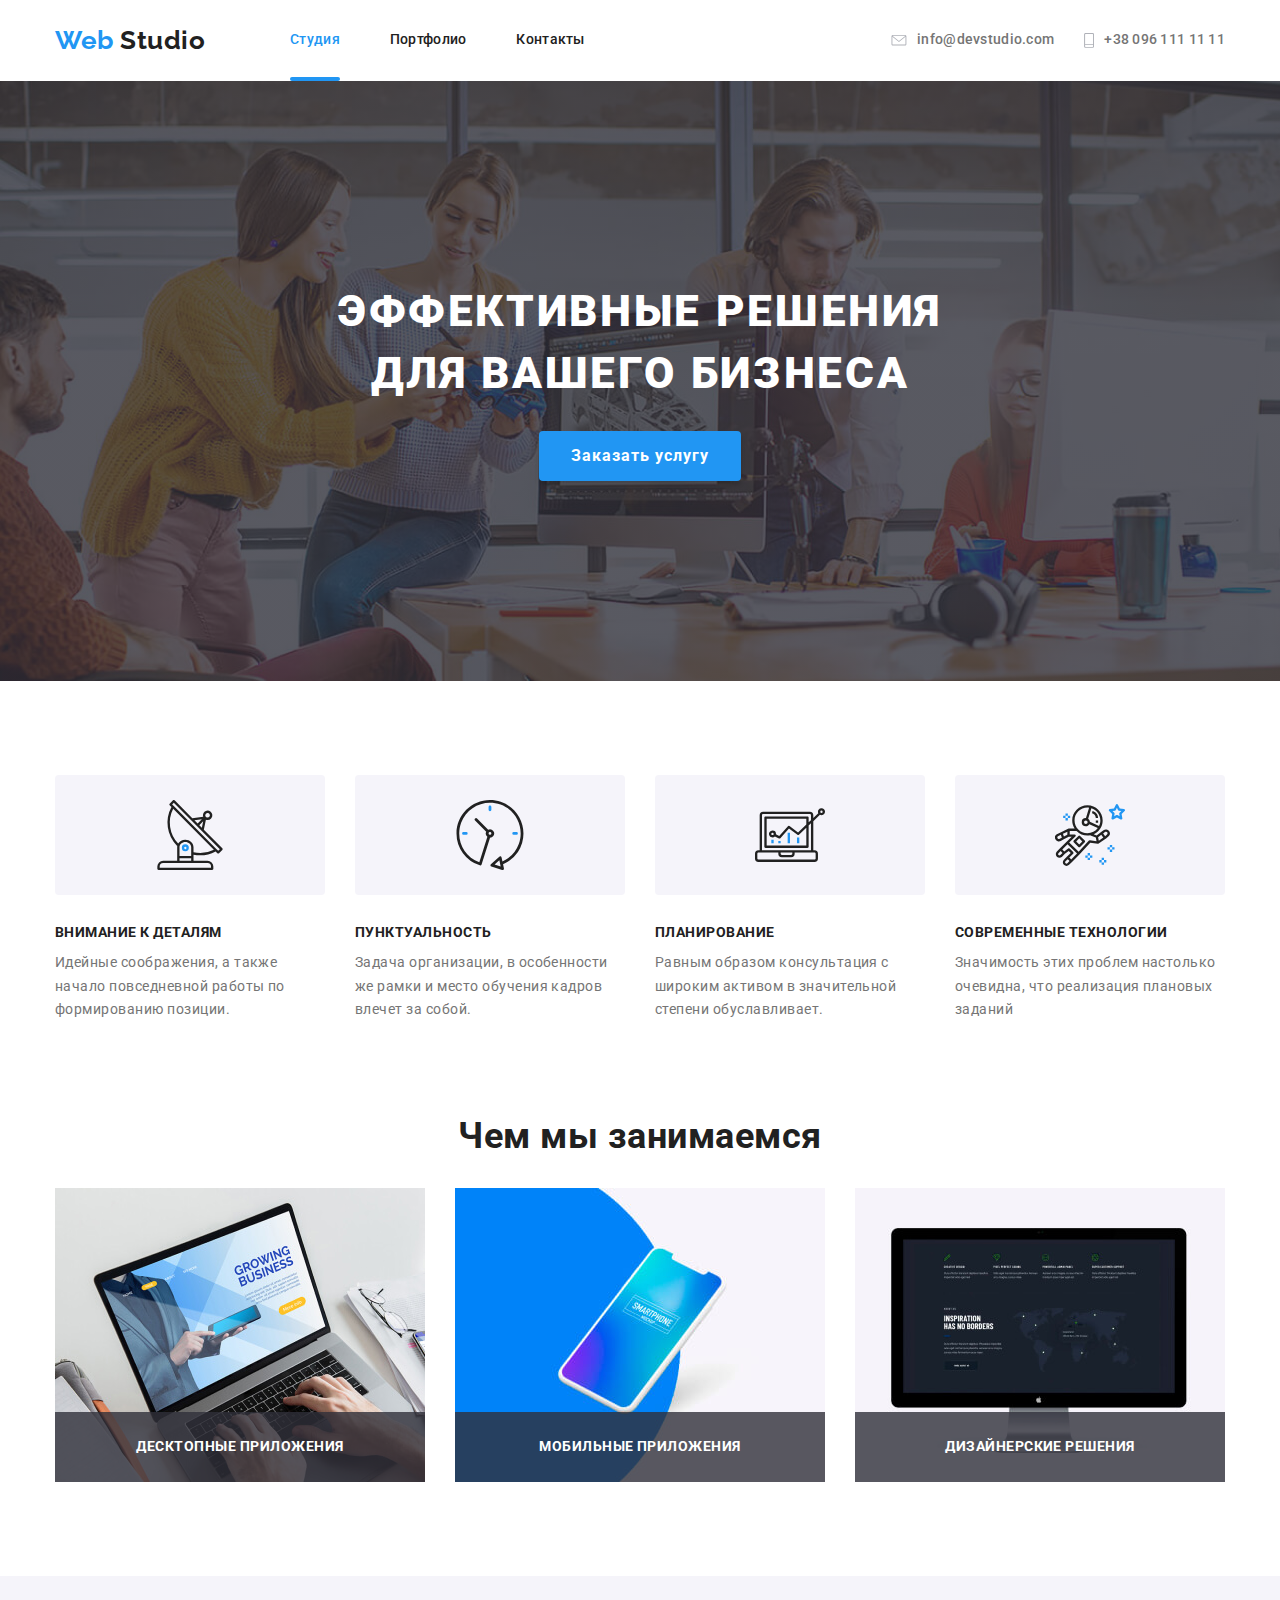
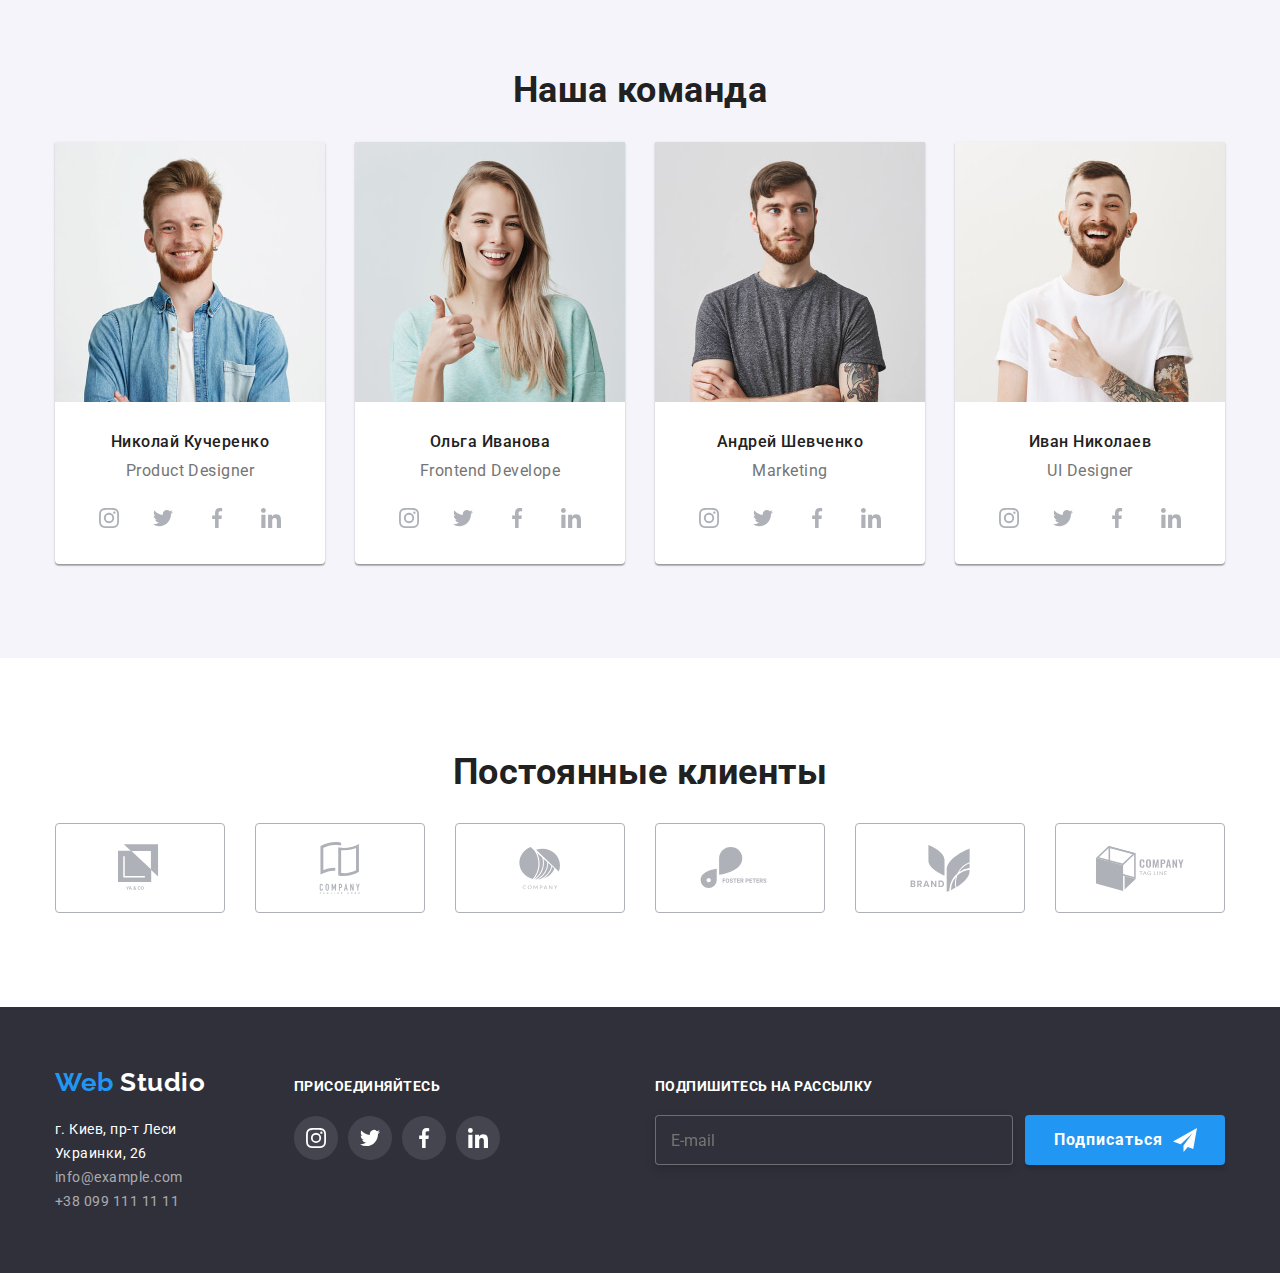
<file: index.html>
<!DOCTYPE html>
<html lang="ru">
  <head>
    <meta charset="UTF-8" />
    <meta name="viewport" content="width=device-width, initial-scale=1.0" />
    <title>Web Studio</title>
    <link
      href="https://fonts.googleapis.com/css2?family=Raleway:wght@700&family=Roboto:wght@400;500;700;900&display=swap"
      rel="stylesheet"
    />
    <link rel="stylesheet" href="./css/main.min.css" />
  </head>
  <body>
    <!--Hat of website-->
    <header>
      <div class="top-navigation container">
        <nav class="top-nav">
          <a class="logo" href="./index.html" aria-label="Лого" lang="en">
            <span class="bluesidelogo"> Web </span> Studio
          </a>
          <ul class="site-nav">
            <li class="item">
              <a href="./index.html" class="link current"> Студия </a>
            </li>
            <li class="item">
              <a href="./portfolio.html" class="link">Портфолио</a>
            </li>
            <li class="item"><a href="" class="link">Контакты</a></li>
          </ul>
        </nav>
        <ul class="contacts-list">
          <li class="item">
            <a href="mailto:info@devstudio.com" class="contacts" > <svg class="contacts-icon" width="16" height="11.2">
                   <use href="./img/sprite/sprite.svg#icon-envelopehover1"></use>
                  </svg>
              info@devstudio.com
            </a>
          </li>
          <li class="item">
          
            <a href="tel:+380961111111" class="contacts">    <svg class="contacts-icon" width="10" height="14.94">
                   <use href="./img/sprite/sprite.svg#icon-phone1"></use>
                  </svg>  +38 096 111 11 11  </a>
          </li>
        </ul>
      </div>
    </header>
    <main>
      <!--Hero-->
      <section class="hero hero-img">
          <div class="container">
            <h1 class="hero-title">
              Эффективные решения для вашего бизнеса
            </h1>
            <button data-modal-open  type="button" class="hero-button" >Заказать услугу</button>
          </div>
          <div  data-modal class="hero-form is-hidden">
          <form class="hero-form-block">
             <button data-modal-close type="button" class="form-btn-close" > <svg width="11  " height="11" class="icon-cross">
                <use href="./img/sprite/formsprite.svg#icon-cross"></use>
              </svg></button>
              
             <b class="form-sent">  Оставьте свои данные, мы вам перезвоним</b>
              <div class="input-cont">
            <input type="name" name="name" id="name" class="input" placeholder=" "/>
            <label for="name" class="form-label"> Имя </label>
             <svg width="12 " height="12" class="form-icons">
              <use href="./img/sprite/formsprite.svg#icon-nameform"></use>
            </svg>
            </div>
            <div class="input-cont">
            <input type="tel" name="number" id="number" class="input" placeholder=" "/>
            <label for="number" class="form-label" > Телефон</label>
             <svg width="13 " height="13" class="form-icons">
              <use href="./img/sprite/formsprite.svg#icon-formphone"></use>
            </svg>
          </div>
            <div class="input-cont">
            <input type="email" name="email" id="email" class="input" placeholder=" "/>
            <label for="email" class="form-label"> Почта</label>
            <svg width="15" height="12" class="form-icons">
              <use href="./img/sprite/formsprite.svg#icon-formmail"></use>
            </svg>
            </div>
            <textarea placeholder="Комментарий " class="textarea-form"></textarea>
            <label for="checkbox" class="checkbox-label"> 
              <input type="checkbox" name="checkbox" id="checkbox" class="checkbox" value="agree" />
              <span class="checkbox-castom"></span>
              <span class="checkbox-sent">Соглашаюсь с рассылкой и принимаю  <a href="#"> Условия договора </a></span>
             </label>
            <button type="submit" class="form-btn" >Отправить</button>
          </form>
          </div>
          <!-- </div> -->
        </div>
      </section>
      <!--Features-->
      <section class="section feauturesec">
        <div class="container">
        <h2 hidden>Преймущества</h2>
        <ul class="features">
          <li class="features-list sputnik">
            <h3 class="title">Внимание к деталям</h3>
            <p class="features-text">
              Идейные соображения, а также начало повседневной работы по
              формированию позиции.
            </p>
          </li>
          <li class="features-list clocks">
            <h3 class="title">Пунктуальность</h3>
            <p class="features-text">
              Задача организации, в особенности же рамки и место обучения кадров
              влечет за собой.
            </p>
          </li>
          <li class="features-list laptop">
            <h3 class="title">Планирование</h3>
            <p class="features-text">
              Равным образом консультация с широким активом в значительной
              степени обуславливает.
            </p>
          </li>
          <li class="features-list human">
            <h3 class="title">Современные технологии</h3>
            <p class="features-text">
              Значимость этих проблем настолько очевидна, что реализация
              плановых заданий
            </p>
          </li>
        </ul>
      </section>
      <!--What we are doing-->
      <section class="section our-job">
         <div class="container">
        <h2 class="section-title">Чем мы занимаемся</h2>
          <ul class="examples">
            <li class="examples-list">
              <img
                src="./img/laptop.jpg"
                alt="Ноутбук"
                width="370"
                height="294"
              />
              <p class="picturetext">Десктопные приложения</p>
            </li>
            <li class="examples-list">
              <img
                src="./img/phone.jpg"
                alt="Телефон"
                width="370"
                height="294"
              />
              <p class="picturetext">Мобильные приложения</p>
            </li>
            <li class="examples-list">
              <img
                src="./img/computer.jpg"
                alt="Koмпьютер"
                width="370"
                height="294"
              />
              <p class="picturetext">Дизайнерские решения</p>
            </li>
          </ul>
        </div>
      </section>
      <!--Наша команда-->
      <section class="section our-team">
        <div class="container">
        <h2 class="section-title">Наша команда</h2>
        <ul class="our-people">
          <li class="team-list">
            <img
              src="./img/kucherenko.jpg"
              alt="Николай Кучеренко"
              width="270"
              height="260"
            />
            <h3 class="nametitle">Николай Кучеренко</h3>
            <p lang="en" class="profession">Product Designer</p>
            <ul class="social-media-team">
              <li class="team-sm-list" >
                  <a href="" aria-label="Instagram" class="social-link-item">
                 <svg class="team-social-icon">
                   <use href="./img/sprite/sprite.svg#icon-instagram"></use>
                  </svg>
                  </a>
              </li>
              <li class="team-sm-list" >
                  <a href="" aria-label="Twitter" class="social-link-item">
                    <svg class="team-social-icon">
                   <use href="./img/sprite/sprite.svg#icon-twitter"></use>
                  </svg>
                </a>
              </li>
              <li class="team-sm-list">
                  <a href="" aria-label="Facebook" class="social-link-item">   
                    <svg class="team-social-icon">
                   <use href="./img/sprite/sprite.svg#icon-facebook"></use>
                  </svg></a>
              </li>
              <li class="team-sm-list">
            
                  <a href="" aria-label="Linkedin" class="social-link-item">
                  <svg class="team-social-icon">
                   <use href="./img/sprite/sprite.svg#icon-linkedin"></use>
                  </svg>
                  </a>
              </li>
            </ul>
          </li>
          <li class="team-list">
            <img
              src="./img/ivanova.jpg"
              alt="Ольга Иванова"
              width="270"
              height="260"
            />
            <h3 class="nametitle">Ольга Иванова</h3>
            <p lang="en" class="profession">Frontend Develope</p>
            <ul class="social-media-team">
               <li class="team-sm-list">
                  <a href="" aria-label="Instagram" class="social-link-item">
                 <svg   class="team-social-icon">
                   <use href="./img/sprite/sprite.svg#icon-instagram"></use>
                  </svg>
                  </a>
              </li>
              <li class="team-sm-list">
                  <a href="" aria-label="Twitter" class="social-link-item">
                    <svg class="team-social-icon">
                   <use href="./img/sprite/sprite.svg#icon-twitter"></use>
                  </svg>
                </a>
              </li>
              <li class="team-sm-list">
                  <a href="" aria-label="Facebook" class="social-link-item">   
                    <svg class="team-social-icon">
                   <use href="./img/sprite/sprite.svg#icon-facebook"></use>
                  </svg></a>
              </li>
              <li class="team-sm-list">
            
                  <a href="" aria-label="Linkedin" class="social-link-item">
                  <svg class="team-social-icon">
                   <use href="./img/sprite/sprite.svg#icon-linkedin"></use>
                  </svg>
                  </a>
      
              </li>
            </ul>
          </li>
          <li class="team-list">
            <img
              src="./img/shevchenko.jpg"
              alt="Андрей Шевченко"
              width="270"
              height="260"
            />
            <h3 class="nametitle">Андрей Шевченко</h3>
            <p lang="en" class="profession">Marketing</p>
            <ul class="social-media-team">
             <li class="team-sm-list">
                  <a href="" aria-label="Instagram" class="social-link-item">
                 <svg class="team-social-icon">
                   <use href="./img/sprite/sprite.svg#icon-instagram"></use>
                  </svg>
                  </a>
              </li>
              <li class="team-sm-list">
                  <a href="" aria-label="Twitter" class="social-link-item">
                    <svg class="team-social-icon">
                   <use href="./img/sprite/sprite.svg#icon-twitter"></use>
                  </svg>
                </a>
              </li>
              <li class="team-sm-list">
                  <a href="" aria-label="Facebook" class="social-link-item">   
                    <svg class="team-social-icon">
                   <use href="./img/sprite/sprite.svg#icon-facebook"></use>
                  </svg></a>
              </li>
              <li class="team-sm-list">
            
                  <a href="" aria-label="Linkedin" class="social-link-item">
                  <svg class="team-social-icon">
                   <use href="./img/sprite/sprite.svg#icon-linkedin"></use>
                  </svg>
                  </a>
      
              </li>
            </ul>
          </li>
          <li class="team-list">
            <img
              src="./img/nikolaev.jpg"
              alt="Иван Николаев"
              width="270"
              height="260"
            />
            <h3 class="nametitle">Иван Николаев</h3>
            <p lang="en" class="profession">UI Designer</p>
            <ul class="social-media-team">
            <li class="team-sm-list">
                  <a href="" aria-label="Instagram " class="social-link-item">
                 <svg class="team-social-icon">
                   <use href="./img/sprite/sprite.svg#icon-instagram"></use>
                  </svg>
                  </a>
              </li>
              <li class="team-sm-list">
                  <a href="" aria-label="Twitter" class="social-link-item">
                    <svg class="team-social-icon">
                   <use href="./img/sprite/sprite.svg#icon-twitter"></use>
                  </svg>
                </a>
              </li>
              <li class="team-sm-list">
                  <a href="" aria-label="Facebook" class="social-link-item">   
                    <svg class="team-social-icon">
                   <use href="./img/sprite/sprite.svg#icon-facebook"></use>
                  </svg></a>
              </li>
              <li class="team-sm-list">
            
                  <a href="" aria-label="Linkedin" class="social-link-item">
                  <svg class="team-social-icon">
                   <use href="./img/sprite/sprite.svg#icon-linkedin"></use>
                  </svg>
                  </a>
      
              </li>
            </ul>
          </li>
        </ul>
        </div>
      </section>
      <!--Постоянные клиенты-->
      <section class="section clients">
        <div class="container">
          <h2 class="section-title">Постоянные клиенты</h2>
          <ul class="our-clients">
            <li class="clients-list">
              <a href="" class="clients-list-item"><svg class="company-logo" width="44.27" height="49.23">
                 <use href="./img/sprite/sprite.svg#icon-yaco"></use>
               </svg> </a>
            </li>
            <li class="clients-list">
              <a href="" class="clients-list-item">
               <svg class="company-logo" widht="40" height="52">
                 <use href="./img/sprite/sprite.svg#icon-company"></use>
               </svg>
              </a>
            </li>
            <li class="clients-list">
              <a href="" class="clients-list-item">    
                <svg class="company-logo" widht="41" height="42.6">
                <use href="./img/sprite/sprite.svg#icon-company2"></use>
               </svg>
              </a>
            </li>
            <li class="clients-list">
              <a href="" class="clients-list-item" >
                <svg class="company-logo" widht="79.66" height="42.02">
                <use href="./img/sprite/sprite.svg#icon-fosterpeters"></use>
               </svg></a>
            </li>
            <li class="clients-list">
              <a href="" class="clients-list-item">   <svg class="company-logo" widht="59" height="47">
                <use href="./img/sprite/sprite.svg#icon-brand"></use>
               </svg> </a>
            </li>
            <li class="clients-list">
              <a href="" class="clients-list-item"> <svg class="company-logo" widht="88.48" height="45.44">
                <use href="./img/sprite/sprite.svg#icon-tagline"></use>
               </svg></a>
            </li>
          </ul>
        </div>
      </section>
    </main>
    <!-- Footer-->
    <footer class="footer">
      <div class="container">
        <div class="footer-logo">
          <div class="left-side-logo">
            <a href="./index.html" lang="en" class="whitelogo">
              <span class="bluesidelogo">Web</span> Studio
            </a>
          </div>
          <address class="address">
            <ul class="address-list">
              <li>
                <a
                  href="https://goo.gl/maps/Nmf4giyLiauQaxNX7"
                  target="blank"
                  class="addresslink"
                  >г. Киев, пр-т Леси Украинки, 26</a
                >
              </li>
              <li>
                <a
                  href="mailto:info@example.com"
                  class="addresslink addresscolor"
                >
                  info@example.com
                </a>
              </li>
              <li>
                <a href="tel:+380991111111" class="addresslink addresscolor phone-address">
                  +38 099 111 11 11
                </a>
              </li>
            </ul>
          </address>
        </div>
        <div class="footer-join-us">
          <div class="join-us">
            <b class="footer-sent">
              ПРИСОЕДИНЯЙТЕСЬ
            </b>
          </div>
          <ul class="footer-social">
            <li class="footer-social-list">
              <a
                href=""
                aria-label="Instagram"
                class="social-network instagram"
              >
              </a>
            </li>
            <li class="footer-social-list">
              <a href="" aria-label="Twitter" class="social-network twitter">
              </a>
            </li>
            <li class="footer-social-list">
              <a href="" aria-label="Facebook" class="social-network facebook">
              </a>
            </li>
            <li class="footer-social-list">
              <a href="" aria-label="Linkedin" class="social-network linkedin">
              </a>
            </li>
          </ul>
        </div>
        <div class="sign-sent-block">
        <b class="sign-sents">Подпишитесь на рассылку</b>
        
        <div class="footer-email-form">
        <form class="footer-form">
          <input type="email" name="email" placeholder="E-mail"/>
          <button type="submit" class="footer-button">Подписаться</button>
        </form>
        </div>
        </div>
        
     <!-- <script> 
       (() => {
        document
          .querySelector('.js-speaker-form')
          .addEventListener('submit', e => {
            e.preventDefault();

            new FormData(e.currentTarget).forEach((value, name) =>
              console.log(`${name}: ${value}`),
            );

            e.currentTarget.reset();
          });
      })();
      </script>  -->
      </div>
    </footer>
     <script src="./js/modal.js"></script>
  </body>
</html>
</file>
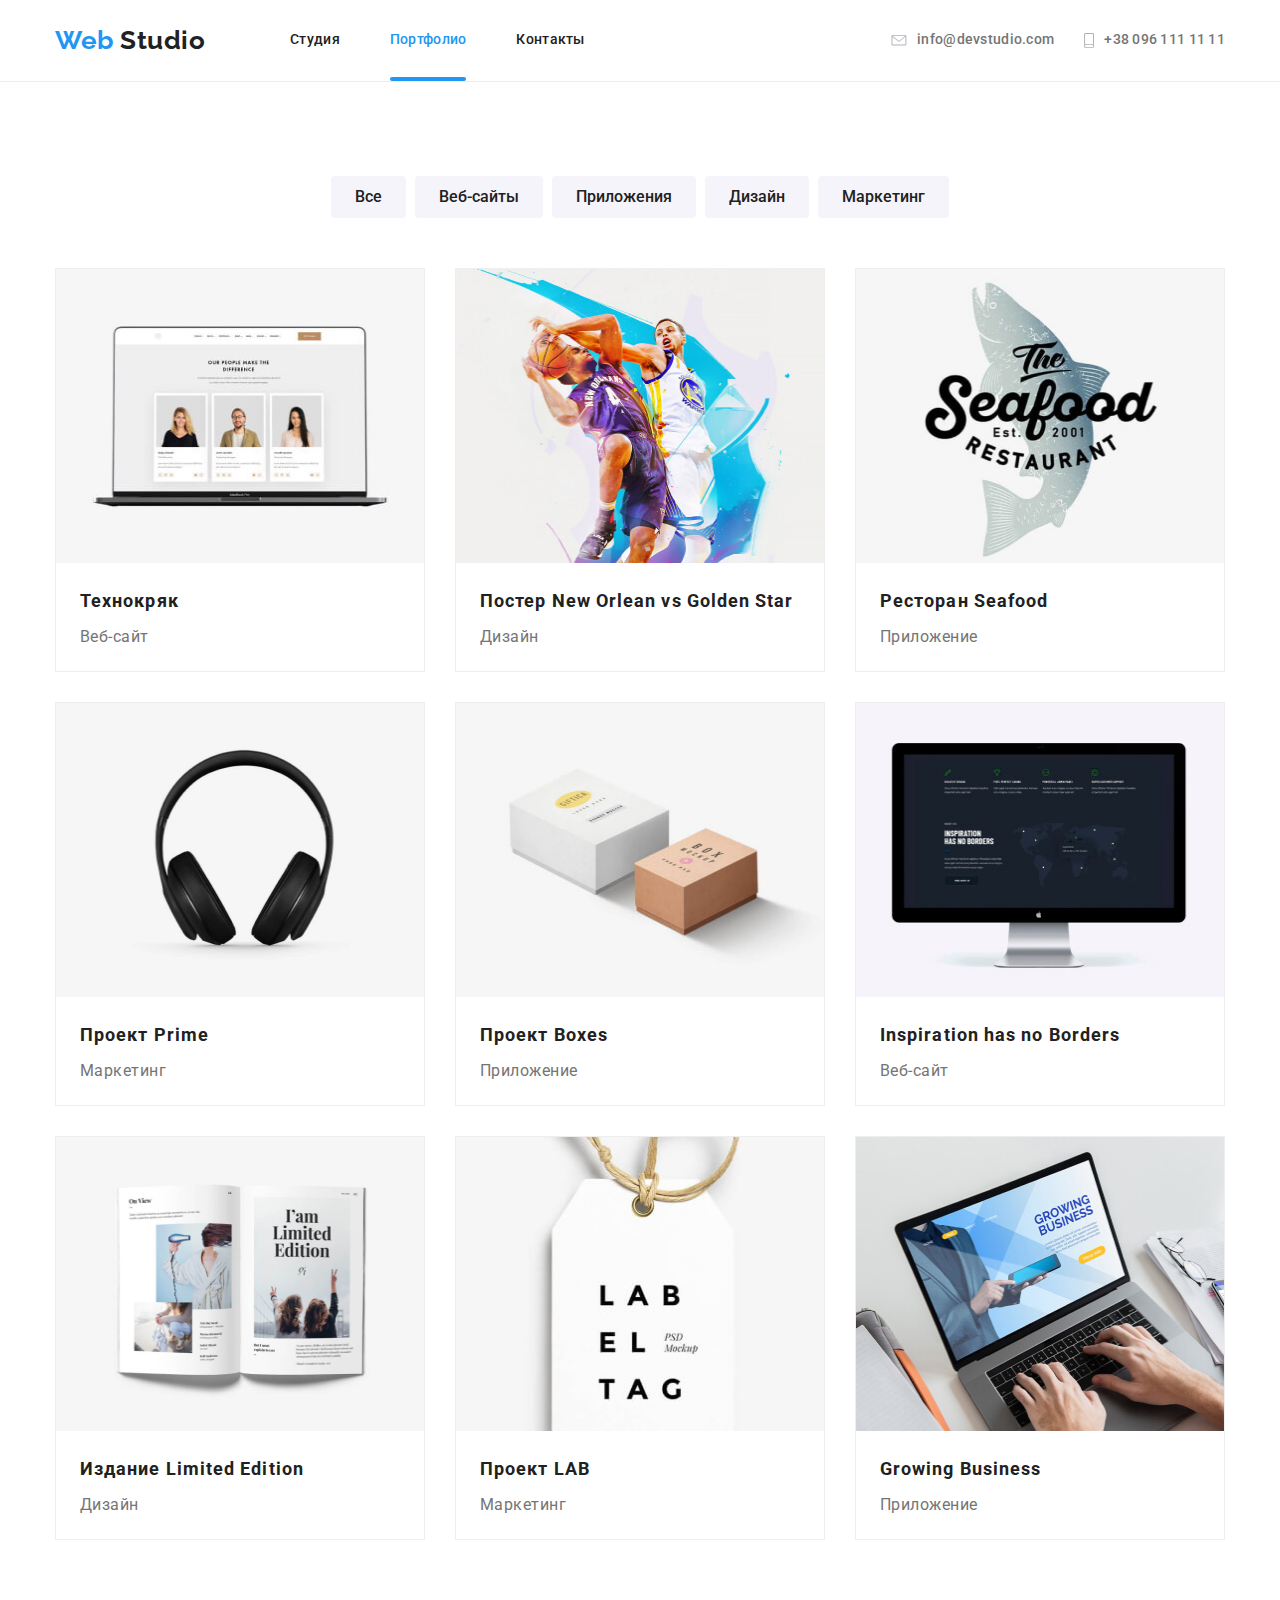
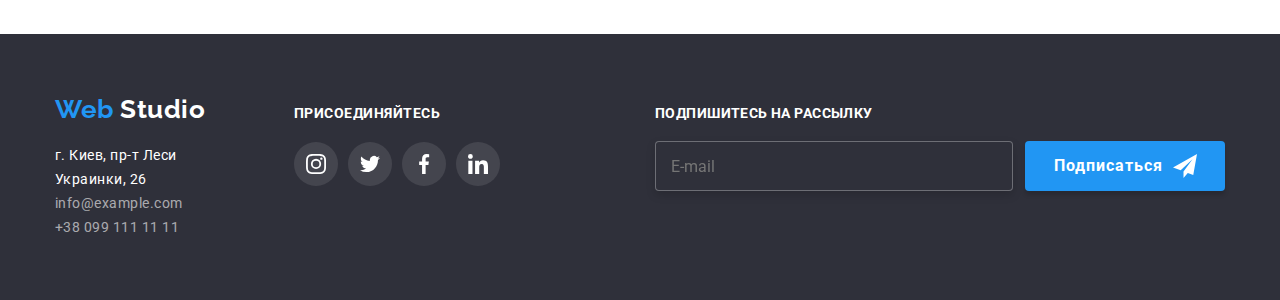
<file: portfolio.html>
<!DOCTYPE html>
<html lang="ru">
  <head>
    <meta charset="UTF-8" />
    <meta name="viewport" content="width=device-width, initial-scale=1.0" />
    <title>Web Studio</title>
    <link
      href="https://fonts.googleapis.com/css2?family=Raleway:wght@700&family=Roboto:wght@400;500;700;900&display=swap"
      rel="stylesheet"
    />
    <link rel="stylesheet" href="./css/main.min.css" />
  </head>
  <body>
    <!--Hat of website-->
    <header class="header">
      <div class="top-navigation container">
        <nav class="top-nav">
          <a href="./index.html" aria-label="Лого" lang="en" class="logo">
            <span class="bluesidelogo"> Web </span> Studio
          </a>
          <ul class="site-nav">
            <li class="item">
              <a href="./index.html" class="link"> Студия </a>
            </li>
            <li class="item">
              <a href="./portfolio.html" class="link current current-port"
                >Портфолио</a
              >
            </li>
            <li class="item"><a href="" class="link">Контакты</a></li>
          </ul>
        </nav>
        <ul class="contacts-list">
          <li class="item">
            <a href="mailto:info@devstudio.com" class="contacts">
              <svg class="contacts-icon" width="16" height="11.2">
                <use href="./img/sprite/sprite.svg#icon-envelopehover1"></use>
              </svg>
              info@devstudio.com
            </a>
          </li>
          <li class="item">
            <a href="tel:+380961111111" class="contacts">
              <svg class="contacts-icon" width="10" height="14.94">
                <use href="./img/sprite/sprite.svg#icon-phone1"></use>
              </svg>
              +38 096 111 11 11
            </a>
          </li>
        </ul>
      </div>
    </header>
    <!-- Main -->
    <main>
      <section class="portfolio-section-style">
        <div class="container">
          <h1 hidden>Portfolio</h1>
          <!--Portfolio filter-->
          <ul class="portfolio-button section">
            <li class="button-port">
              <button type="button" class="button">Все</button>
            </li>
            <li class="button-port">
              <button type="button" class="button">Веб-сайты</button>
            </li>
            <li class="button-port">
              <button type="button" class="button">Приложения</button>
            </li>
            <li class="button-port">
              <button type="button" class="button">Дизайн</button>
            </li>
            <li class="button-port">
              <button type="button" class="button">Маркетинг</button>
            </li>
          </ul>
          <!--Portfolio-->
          <ul class="portfolio-works-list">
            <li class="portfolio-works">
              <a href="" class="works">
                <div class="animation-container">
                  <img
                    src="./img/portfolio/first.jpg"
                    alt="Ноутбук"
                    height="294"
                    width="368"
                  />
                  <p class="animation-text">
                    Технокряк это современная площадка распространения
                    коронавируса. Компании используют эту платформу для
                    цифрового шпионажа и атак на защищённые сервера конкурентов.
                  </p>
                </div>
                <h2 class="portfolio-title">Технокряк</h2>
                <p class="section-descrp">Веб-сайт</p>
              </a>
            </li>
            <li class="portfolio-works">
              <a href="" class="works">
                <div class="animation-container">
                  <img
                    src="./img/portfolio/neworlean.jpg "
                    alt="Постер"
                    height="294"
                    width="368"
                  />
                  <p class="animation-text">
                    Технокряк это современная площадка распространения
                    коронавируса. Компании используют эту платформу для
                    цифрового шпионажа и атак на защищённые сервера конкурентов.
                  </p>
                </div>
                <h2 class="portfolio-title">
                  Постер New Orlean vs Golden Star
                </h2>
                <p class="section-descrp">Дизайн</p>
              </a>
            </li>
            <li class="portfolio-works">
              <a href="" class="works">
                <div class="animation-container">
                  <img
                    src="./img/portfolio/seafood.jpg"
                    alt="Ресторан"
                    height="294"
                    width="368"
                  />
                  <p class="animation-text">
                    Технокряк это современная площадка распространения
                    коронавируса. Компании используют эту платформу для
                    цифрового шпионажа и атак на защищённые сервера конкурентов.
                  </p>
                </div>
                <h2 class="portfolio-title">Ресторан Seafood</h2>
                <p class="section-descrp">Приложение</p>
              </a>
            </li>
            <li class="portfolio-works">
              <a href="" class="works">
                <div class="animation-container">
                  <img
                    src="./img/portfolio/prime.jpg"
                    alt="Наушники"
                    height="294"
                    width="368"
                  />
                  <p class="animation-text">
                    Технокряк это современная площадка распространения
                    коронавируса. Компании используют эту платформу для
                    цифрового шпионажа и атак на защищённые сервера конкурентов.
                  </p>
                </div>
                <h2 class="portfolio-title">Проект Prime</h2>
                <p class="section-descrp">Маркетинг</p>
              </a>
            </li>
            <li class="portfolio-works">
              <a href="" class="works">
                <div class="animation-container">
                  <img
                    src="./img/portfolio/boxes.jpg"
                    alt="Коробки"
                    height="294"
                    width="368"
                  />
                  <p class="animation-text">
                    Технокряк это современная площадка распространения
                    коронавируса. Компании используют эту платформу для
                    цифрового шпионажа и атак на защищённые сервера конкурентов.
                  </p>
                </div>
                <h2 class="portfolio-title">Проект Boxes</h2>
                <p class="section-descrp">Приложение</p>
              </a>
            </li>
            <li class="portfolio-works">
              <a href="" class="works">
                <div class="animation-container">
                  <img
                    src="./img/portfolio/borders.jpg"
                    alt="Монитор Компьютера"
                    height="294"
                    width="368"
                  />
                  <p class="animation-text">
                    Технокряк это современная площадка распространения
                    коронавируса. Компании используют эту платформу для
                    цифрового шпионажа и атак на защищённые сервера конкурентов.
                  </p>
                </div>
                <h2 class="portfolio-title">Inspiration has no Borders</h2>
                <p class="section-descrp">Веб-сайт</p>
              </a>
            </li>
            <li class="portfolio-works">
              <a href="" class="works">
                <div class="animation-container">
                  <img
                    src="./img/portfolio/edition.jpg"
                    alt="Журнал"
                    height="294"
                    width="368"
                  />
                  <p class="animation-text">
                    Технокряк это современная площадка распространения
                    коронавируса. Компании используют эту платформу для
                    цифрового шпионажа и атак на защищённые сервера конкурентов.
                  </p>
                </div>
                <h2 class="portfolio-title">Издание Limited Edition</h2>
                <p class="section-descrp">Дизайн</p>
              </a>
            </li>
            <li class="portfolio-works">
              <a href="" class="works">
                <div class="animation-container">
                  <img
                    src="./img/portfolio/lab.jpg"
                    alt="Логотип компании"
                    height="294"
                    width="368"
                  />
                  <p class="animation-text">
                    Технокряк это современная площадка распространения
                    коронавируса. Компании используют эту платформу для
                    цифрового шпионажа и атак на защищённые сервера конкурентов.
                  </p>
                </div>
                <h2 class="portfolio-title">Проект LAB</h2>
                <p class="section-descrp">Маркетинг</p>
              </a>
            </li>
            <li class="portfolio-works">
              <a href="" class="works">
                <div class="animation-container">
                  <img
                    src="./img/portfolio/business.jpg"
                    alt="Ноутбук"
                    height="294"
                    width="368"
                  />
                  <p class="animation-text">
                    Технокряк это современная площадка распространения
                    коронавируса. Компании используют эту платформу для
                    цифрового шпионажа и атак на защищённые сервера конкурентов.
                  </p>
                </div>
                <h2 class="portfolio-title">Growing Business</h2>
                <p class="section-descrp">Приложение</p>
              </a>
            </li>
          </ul>
        </div>
      </section>
    </main>
    <!-- Footer-->
    <footer class="footer">
      <div class="container">
        <div class="footer-logo">
          <div class="left-side-logo">
            <a href="./index.html" lang="en" class="whitelogo">
              <span class="bluesidelogo">Web</span> Studio
            </a>
          </div>
          <address class="address">
            <ul class="address-list">
              <li>
                <a
                  href="https://goo.gl/maps/Nmf4giyLiauQaxNX7"
                  target="blank"
                  class="addresslink"
                  >г. Киев, пр-т Леси Украинки, 26</a
                >
              </li>
              <li>
                <a
                  href="mailto:info@example.com"
                  class="addresslink addresscolor"
                >
                  info@example.com
                </a>
              </li>
              <li>
                <a href="tel:+380991111111" class="addresslink addresscolor">
                  +38 099 111 11 11
                </a>
              </li>
            </ul>
          </address>
        </div>
        <div class="footer-join-us">
          <div class="join-us">
            <b class="footer-sent">
              ПРИСОЕДИНЯЙТЕСЬ
            </b>
          </div>
          <ul class="footer-social">
            <li class="footer-social-list">
              <a
                href=""
                aria-label="Instagram"
                class="social-network instagram"
              >
              </a>
            </li>
            <li class="footer-social-list">
              <a href="" aria-label="Twitter" class="social-network twitter">
              </a>
            </li>
            <li class="footer-social-list">
              <a href="" aria-label="Facebook" class="social-network facebook">
              </a>
            </li>
            <li class="footer-social-list">
              <a href="" aria-label="Linkedin" class="social-network linkedin">
              </a>
            </li>
          </ul>
        </div>
        <div class="sign-sent-block">
          <b class="sign-sents">Подпишитесь на рассылку</b>

          <div class="footer-email-form">
            <form class="footer-form">
              <input type="email" name="email" placeholder="E-mail" />
              <button type="submit" class="footer-button">Подписаться</button>
            </form>
          </div>
        </div>

        <script>
          (() => {
            document
              .querySelector(".js-speaker-form")
              .addEventListener("submit", (e) => {
                e.preventDefault();

                new FormData(e.currentTarget).forEach((value, name) =>
                  console.log(`${name}: ${value}`)
                );

                e.currentTarget.reset();
              });
          })();
        </script>
      </div>
    </footer>
  </body>
</html>
</file>
<file: css/main.min.css>
/*! normalize.css v8.0.1 | MIT License | github.com/necolas/normalize.css */html{line-height:1.15;-webkit-text-size-adjust:100%}body{margin:0}main{display:block}h1{font-size:2em;margin:0.67em 0}hr{box-sizing:content-box;height:0;overflow:visible}pre{font-family:monospace, monospace;font-size:1em}a{background-color:transparent}abbr[title]{border-bottom:none;text-decoration:underline;text-decoration:underline dotted}b,strong{font-weight:bolder}code,kbd,samp{font-family:monospace, monospace;font-size:1em}small{font-size:80%}sub,sup{font-size:75%;line-height:0;position:relative;vertical-align:baseline}sub{bottom:-0.25em}sup{top:-0.5em}img{border-style:none}button,input,optgroup,select,textarea{font-family:inherit;font-size:100%;line-height:1.15;margin:0}button,input{overflow:visible}button,select{text-transform:none}button,[type="button"],[type="reset"],[type="submit"]{-webkit-appearance:button}button::-moz-focus-inner,[type="button"]::-moz-focus-inner,[type="reset"]::-moz-focus-inner,[type="submit"]::-moz-focus-inner{border-style:none;padding:0}button:-moz-focusring,[type="button"]:-moz-focusring,[type="reset"]:-moz-focusring,[type="submit"]:-moz-focusring{outline:1px dotted ButtonText}fieldset{padding:0.35em 0.75em 0.625em}legend{box-sizing:border-box;color:inherit;display:table;max-width:100%;padding:0;white-space:normal}progress{vertical-align:baseline}textarea{overflow:auto}[type="checkbox"],[type="radio"]{box-sizing:border-box;padding:0}[type="number"]::-webkit-inner-spin-button,[type="number"]::-webkit-outer-spin-button{height:auto}[type="search"]{-webkit-appearance:textfield;outline-offset:-2px}[type="search"]::-webkit-search-decoration{-webkit-appearance:none}::-webkit-file-upload-button{-webkit-appearance:button;font:inherit}details{display:block}summary{display:list-item}template{display:none}[hidden]{display:none}.logo,.whitelogo{color:#212121;font-family:"Raleway",sans-serif;font-style:normal;letter-spacing:0.02em;font-weight:700;font-size:26px;line-height:1.19;text-decoration:none}.bluesidelogo{color:#2196f3;font-style:normal}.footer-logo{margin-right:69px}.left-side-logo{display:block;margin-left:0;margin-bottom:20px}.whitelogo,.addresslink,.footer-sent{color:#fff;font-style:normal}html{box-sizing:border-box}*,*::before,*::after{box-sizing:inherit}body{color:#757575;background-color:#fff;font-family:"Roboto",sans-serif;letter-spacing:0.03em}ul{margin:0;padding:0;list-style:none;font-family:"Roboto",sans-serif}.examples img,.features img,.our-job img,.our-people img,.social-media-team img,.our-clients img,.portfolio-works img{display:block}.button,.hero-button{font-family:inherit;cursor:pointer}.container{width:1200px;padding-right:15px;padding-left:15px;margin-left:auto;margin-right:auto}.hero-form{position:fixed;top:0;left:0;width:100%;height:100%;z-index:2;background:rgba(0,0,0,0.2)}.is-hidden{opacity:0;visibility:hidden;pointer-events:none;transform:translateY(100%)}.hero-form-block{position:absolute;top:50%;left:50%;transform:translate(-50%, -50%);display:flex;flex-direction:column;padding:40px;box-sizing:border-box;width:528px;height:581px;background:#ffffff;box-shadow:0px 1px 3px rgba(0,0,0,0.12),0px 1px 1px rgba(0,0,0,0.14),0px 2px 1px rgba(0,0,0,0.2);border-radius:4px}.form-btn-close{position:absolute;top:0;right:0;width:30px;height:30px;transform:translate(-8px, 8px);padding:0;margin-bottom:4px;background:#ffffff;border:1px solid rgba(0,0,0,0.1);border-radius:50%;box-sizing:border-box;outline:none;cursor:pointer}.icon-cross{position:absolute;top:50%;left:50%;transform:translate(-50%, -50%);fill:black;transition:fill 250ms cubic-bezier(0.4, 0, 0.2, 1);cursor:pointer}.form-btn-close:focus+.icon-cross,.form-btn-close:hover+.icon-cross .icon-cross:focus,.icon-cross:hover{fill:#2196f3}.form-sent{font-weight:700;font-size:20px;text-align:center;margin-bottom:30px;color:#212121}.hero-form-block label,.hero-form-block textarea{font-weight:400;font-size:14px;line-height:1.14;letter-spacing:0.01em;color:#757575}.input-cont{position:relative;margin-bottom:28px}.form-label{position:absolute;top:50%;left:42px;transform:translateY(-50%);transition:transform 250ms cubic-bezier(0.4, 0, 0.2, 1),color 250ms cubic-bezier(0.4, 0, 0.2, 1)}.input:focus+.form-label,.input:not(:placeholder-shown)+.form-label{transform:translate(-19px, -40px);color:#2196f3}.input{width:448px;height:40px;padding-left:42px;border:1px solid rgba(33,33,33,0.2);box-sizing:border-box;border-radius:4px;transition:border 250ms cubic-bezier(0.4, 0, 0.2, 1)}.hero-form-block input:focus,.hero-form-block textarea:focus{border:1px solid #2196f3;box-sizing:border-box;outline:none;border-radius:4px}.form-icons{position:absolute;top:0;left:0;transform:translate(18px, 13px);fill:black;transition:fill 250ms cubic-bezier(0.4, 0, 0.2, 1)}.input:focus ~ .form-icons{fill:#2196f3}.textarea-form{width:448px;height:120px;resize:none;margin-bottom:20px;padding:12px 16px;border:1px solid rgba(33,33,33,0.2);box-sizing:border-box;border-radius:4px}.checkbox-castom{display:block;width:16px;height:15px;margin-right:7px;border:2px solid #212121;border-radius:1px;background-color:white;transition:background 250ms cubic-bezier(0.4, 0, 0.2, 1)}.checkbox{position:absolute;width:1px;height:1px;margin:-1px;border:0;padding:0;clip:rect(0, 0, 0, 0);overflow:hidden}.checkbox-label{position:relative;display:flex;align-items:center;margin-bottom:30px;cursor:pointer}.checkbox:checked ~ .checkbox-castom{background-color:#2196f3;border-color:#2196f3;background-image:url("../img/sprite/iconcheck.svg");background-size:contain;background-origin:border-box}.checkbox-sent{font-weight:400;font-size:14px;line-height:1.7}.form-btn{width:200px;height:50px;margin:auto;padding:10px 55px;font-weight:700;font-size:16px;line-height:1.8;text-align:center;letter-spacing:0.06em;color:#ffffff;background:#2196f3;box-shadow:0px 4px 4px rgba(0,0,0,0.15);border-radius:4px;border-style:none;cursor:pointer}.form-btn:focus,.form-btn:hover{background:#188ce8;box-shadow:0px 4px 4px rgba(0,0,0,0.15);border-radius:4px}.section-title{color:#212121;margin-top:0;font-weight:700;font-size:36px;line-height:1.16;text-align:center}.section .button{color:#212121;background-color:#f5f4fa;font-weight:500;font-size:16px;line-height:1.6;text-align:center}.section .button{border-color:transparent;border-radius:4px;padding:6px 22px;outline:none;cursor:pointer}.section .button:hover,.section .button:focus{color:#fff;background-color:#2196f3;box-shadow:0px 2px 2px rgba(0,0,0,0.12),0px 1px 2px rgba(0,0,0,0.08),0px 3px 1px rgba(0,0,0,0.1)}.section-descrp{margin-top:0;margin-bottom:0;padding-left:24px;padding-right:24px;font-weight:400;font-size:16px;line-height:1.8;color:#757575}.header{border-bottom:1px solid #ececec}.top-nav{display:flex;align-items:center}.top-navigation{display:flex;align-items:center;justify-content:center;padding-top:25px;padding-bottom:25px}.site-nav{display:flex;margin-left:85px}.link{display:block}.site-nav .item .current{color:#2196f3;text-decoration:none}.current{position:relative}.current::after{content:"";display:block;position:absolute;left:0;bottom:-33px;width:100%;height:4px;background:#2196f3;border-radius:2px}.site-nav .item+.item{margin-left:50px}.site-nav .link,.contacts{color:#212121;letter-spacing:0.02em;font-weight:500;font-size:14px;line-height:1.14;text-decoration:none;transition:color 250ms cubic-bezier(0.4, 0, 0.2, 1);cursor:pointer}.site-nav .link:hover,.site-nav .link:focus,.contacts:hover,.contacts:focus{color:#2196f3}.contacts-list{display:flex;margin-left:auto;align-items:center}.item{display:flex;align-items:center;justify-content:center}.contacts-list .item+.item{margin-left:30px}.contacts{display:flex;align-items:center;color:#757575}.contacts-icon{fill:#afb1b8;margin-right:10px;transition:fill 250ms cubic-bezier(0.4, 0, 0.2, 1)}.item:hover .contacts-icon,.item:focus .contacts-icon{fill:#2196f3}.contacts:focus .contacts-icon{fill:#2196f3}.hero .container{padding-top:200px;padding-bottom:200px;text-align:center}.hero-img{margin-left:auto;margin-right:auto;max-width:1600px;height:600px;background-image:linear-gradient(rgba(47,48,58,0.8), rgba(47,48,58,0.8)),url("../img/header-img.jpg");background-color:#2f303a;background-repeat:no-repeat;background-position:center}.hero-title{margin-top:0;margin-bottom:30px;width:696px;height:120px;margin-left:auto;margin-right:auto;color:#fff;font-family:"Roboto",sans-serif;font-weight:900;font-size:44px;line-height:1.4;letter-spacing:0.06em;text-align:center;text-transform:uppercase}.hero-button{min-width:50px;border-radius:4px;padding:10px 32px;color:#fff;background-color:#2196f3;box-shadow:0px 4px 4px rgba(0,0,0,0.15);border:transparent;font-family:"Roboto",sans-serif;letter-spacing:0.06em;font-weight:700;font-size:16px;line-height:1.88;align-items:center;text-align:center}.hero-form{position:fixed;top:0;left:0;width:100%;height:100%;z-index:2;background:rgba(0,0,0,0.2)}.is-hidden{opacity:0;visibility:hidden;pointer-events:none;transform:translateY(100%)}.hero-form-block{position:absolute;top:50%;left:50%;transform:translate(-50%, -50%);display:flex;flex-direction:column;padding:40px;box-sizing:border-box;width:528px;height:581px;background:#ffffff;box-shadow:0px 1px 3px rgba(0,0,0,0.12),0px 1px 1px rgba(0,0,0,0.14),0px 2px 1px rgba(0,0,0,0.2);border-radius:4px}.form-btn-close{position:absolute;top:0;right:0;width:30px;height:30px;transform:translate(-8px, 8px);padding:0;margin-bottom:4px;background:#ffffff;border:1px solid rgba(0,0,0,0.1);border-radius:50%;box-sizing:border-box;outline:none;cursor:pointer}.icon-cross{position:absolute;top:50%;left:50%;transform:translate(-50%, -50%);fill:black;transition:fill 250ms cubic-bezier(0.4, 0, 0.2, 1);cursor:pointer}.form-btn-close:focus+.icon-cross,.form-btn-close:hover+.icon-cross .icon-cross:focus,.icon-cross:hover{fill:#2196f3}.form-sent{font-weight:700;font-size:20px;text-align:center;margin-bottom:30px;color:#212121}.hero-form-block label,.hero-form-block textarea{font-weight:400;font-size:14px;line-height:1.14;letter-spacing:0.01em;color:#757575}.input-cont{position:relative;margin-bottom:28px}.form-label{position:absolute;top:50%;left:42px;transform:translateY(-50%);transition:transform 250ms cubic-bezier(0.4, 0, 0.2, 1),color 250ms cubic-bezier(0.4, 0, 0.2, 1)}.input:focus+.form-label,.input:not(:placeholder-shown)+.form-label{transform:translate(-19px, -40px);color:#2196f3}.input{width:448px;height:40px;padding-left:42px;border:1px solid rgba(33,33,33,0.2);box-sizing:border-box;border-radius:4px;transition:border 250ms cubic-bezier(0.4, 0, 0.2, 1)}.hero-form-block input:focus,.hero-form-block textarea:focus{border:1px solid #2196f3;box-sizing:border-box;outline:none;border-radius:4px}.form-icons{position:absolute;top:0;left:0;transform:translate(18px, 13px);fill:black;transition:fill 250ms cubic-bezier(0.4, 0, 0.2, 1)}.input:focus ~ .form-icons{fill:#2196f3}.textarea-form{width:448px;height:120px;resize:none;margin-bottom:20px;padding:12px 16px;border:1px solid rgba(33,33,33,0.2);box-sizing:border-box;border-radius:4px}.checkbox-castom{display:block;width:16px;height:15px;margin-right:7px;border:2px solid #212121;border-radius:1px;background-color:white;transition:background 250ms cubic-bezier(0.4, 0, 0.2, 1)}.checkbox{position:absolute;width:1px;height:1px;margin:-1px;border:0;padding:0;clip:rect(0, 0, 0, 0);overflow:hidden}.checkbox-label{position:relative;display:flex;align-items:center;margin-bottom:30px;cursor:pointer}.checkbox:checked ~ .checkbox-castom{background-color:#2196f3;border-color:#2196f3;background-image:url("../img/sprite/iconcheck.svg");background-size:contain;background-origin:border-box}.checkbox-sent{font-weight:400;font-size:14px;line-height:1.7}.form-btn{width:200px;height:50px;margin:auto;padding:10px 55px;font-weight:700;font-size:16px;line-height:1.8;text-align:center;letter-spacing:0.06em;color:#ffffff;background:#2196f3;box-shadow:0px 4px 4px rgba(0,0,0,0.15);border-radius:4px;border-style:none;cursor:pointer}.form-btn:focus,.form-btn:hover{background:#188ce8;box-shadow:0px 4px 4px rgba(0,0,0,0.15);border-radius:4px}.feauturesec{display:flex;justify-content:center;align-items:center;padding-top:94px;padding-bottom:47px}.features-list::before{display:block;content:" ";height:120px;background-color:#f5f4fa;border-radius:4px;background-repeat:no-repeat;background-position:center}.sputnik::before{background-image:url(../img/sputnik1.svg)}.clocks::before{background-image:url(../img/clocks1.svg)}.laptop::before{background-image:url(../img/laptop1.svg)}.human::before{background-image:url(../img/human1.svg)}.features .features-list+.features-list{margin-left:30px}.features-text{margin-right:0;margin-top:0;margin-bottom:0;width:270px}.features .title,.picturetext{margin-top:0;color:#212121;font-weight:700;font-size:14px;line-height:1.14}.features-list .title{margin-top:30px;margin-bottom:10px;text-transform:uppercase}.features>li>p{font-weight:400;font-size:14px;line-height:1.7}.features{display:flex;align-items:center}.our-job{padding-top:47px;padding-bottom:94px}.examples .examples-list+.examples-list{margin-left:30px}.examples-list{position:relative}.examples{display:flex;justify-content:center}.picturetext{position:absolute;bottom:0;padding-top:27px;padding-bottom:27px;margin-bottom:0px;width:370px;height:70px;color:#fff;background:rgba(47,48,58,0.8);text-transform:uppercase;text-align:center}.our-team{padding-top:94px;padding-bottom:94px;background-color:#f5f4fa}.our-people,.our-clients{display:flex;justify-content:center;align-items:center}.our-people .team-list+.team-list{margin-left:30px}.profession{margin-top:0;margin-bottom:16px;font-weight:400;font-size:16px;line-height:1.2;text-align:center}.nametitle{margin-top:30px;margin-bottom:10px;color:#212121;font-weight:500;font-size:16px;line-height:19px;text-align:center}.team-list{width:270px;align-items:center;text-align:center;background:#ffffff;box-shadow:0px 2px 1px rgba(0,0,0,0.2),0px 1px 1px rgba(0,0,0,0.14),0px 1px 3px rgba(0,0,0,0.12);border-radius:0px 0px 4px 4px}.social-media-team{display:flex;justify-content:center;align-items:center;padding-bottom:24px}.team-sm-list:not(:last-child){margin-right:10px}.social-link-item{display:inline-flex;justify-content:center;align-items:center;width:44px;height:44px;padding:12px;border-radius:50%;background-color:#fff;transition:background-color 250ms cubic-bezier(0.4, 0, 0.2, 1)}.social-link-item:focus,.social-link-item:hover{border-radius:50%;background-color:#2196f3}.team-social-icon{width:20px;height:20px;fill:#afb1b8;position:relative;transition:fill 250ms cubic-bezier(0.4, 0, 0.2, 1)}.team-sm-list :hover .team-social-icon,.team-sm-list :focus .team-social-icon{fill:#fff}.clients{padding-top:94px;padding-bottom:94px}.clients-list :hover,.clients-list :focus{border-color:#2196f3}.clients-list :hover .company-logo,.clients-list :focus .company-logo{fill:#2196f3}.company-logo,.clients-list-item{transition:fill 250ms cubic-bezier(0.4, 0, 0.2, 1),border-color 250ms cubic-bezier(0.4, 0, 0.2, 1)}.clients-list-item{display:flex;justify-content:center;align-items:center;border:1px solid #afb1b8;box-sizing:border-box;border-radius:4px;width:170px;height:90px}.our-clients .clients-list+.clients-list{margin-left:30px}.company-logo{fill:#afb1b8}.footer{padding-top:60px;padding-bottom:60px;background-color:#2f303a}.footer .container{display:flex;align-items:baseline}.footer-join-us{display:flex;flex-direction:column}.footer-social{display:flex;justify-content:center;align-items:center}.footer-join-us{margin-right:155px}.footer-sent{text-transform:uppercase;font-weight:700;font-size:14px;line-height:1.14}.footer-social-list .instagram{background-image:url(../img/social-media/white-social-media/instagram.svg)}.footer-social-list .twitter{background-image:url(../img/social-media/white-social-media/twitter.svg)}.footer-social-list .facebook{background-image:url(../img/social-media/white-social-media/facebook.svg)}.footer-social-list .linkedin{background-image:url(../img/social-media/white-social-media/linkedin.svg)}.footer-social-list:not(:last-child){margin-right:10px}.footer-form{display:flex}.footer-button{display:inline-flex;width:200px;height:50px;min-width:50px;border-radius:4px;padding:13px 0px 13px 29px;align-items:center;text-align:center;color:#fff;background-color:#2196f3;box-shadow:0px 4px 4px rgba(0,0,0,0.15);border:transparent;font-family:"Roboto",sans-serif;letter-spacing:0.06em;font-weight:700;font-size:16px;line-height:1.8;color:#ffffff;cursor:pointer}.footer-email-form input ::placeholder{color:rgba(255,255,255,0.6);font-weight:400;font-size:16px;line-height:1.25em}.footer-button::after{display:inline-block;content:"";width:24px;height:24px;background-image:url(../img/social-media/white-social-media/telegram.svg);background-position:center;background-repeat:no-repeat;background-size:contain;margin-right:0;margin-left:10px}.footer-button::after:focus,.footer-button::after:hover{background-color:#2196f3}.footer-email-form input{margin-right:12px;width:358px;height:50px;padding-top:16px;padding-left:15px;padding-bottom:16px;background:#2f303a;border:1px solid rgba(255,255,255,0.3);box-sizing:border-box;filter:drop-shadow(0px 4px 4px rgba(0,0,0,0.15));border-radius:4px;outline:none}.address{font-style:normal}.addresslink{margin-top:0;margin-bottom:9px;font-weight:400;font-size:14px;line-height:1.7;text-decoration:none}.phone-address{margin-bottom:0}.addresscolor{color:rgba(255,255,255,0.6)}.join-us{margin-bottom:20px}.social-network{display:block;text-decoration:none;width:44px;height:44px;margin-right:0;margin-left:0;background-color:rgba(255,255,255,0.1);background-repeat:no-repeat;background-position:center;border-radius:100px;transition:background-color 250ms cubic-bezier(0.4, 0, 0.2, 1)}.social-network:hover,.social-network:focus{background-color:#2196f3}.mailing{display:inline;font-weight:700;font-size:14px;line-height:1.14em;letter-spacing:0.03em;text-transform:uppercase;color:#ffffff}.sign-sents{display:block;margin-bottom:20px;font-weight:700;font-size:14px;line-height:1.14em;letter-spacing:0.03em;text-transform:uppercase;color:#ffffff}.sign-sents-block{flex-direction:column}.portfolio-button{display:flex;justify-content:center;align-items:center;margin-bottom:50px}.button{min-width:50px;transition:background-color 250ms cubic-bezier(0.4, 0, 0.2, 1),color 250ms cubic-bezier(0.4, 0, 0.2, 1)}.button-port:not(:last-child):not(:last-child){margin-right:9px}.animation-container img{display:block}.portfolio-section-style{padding-top:94px;padding-bottom:94px;margin-left:auto;margin-right:auto}.portfolio-works-list{display:flex;flex-wrap:wrap}.portfolio-works{box-sizing:border-box;margin-right:30px;width:370px;height:404px;background:#ffffff;border:1px solid #eeeeee}.portfolio-works:nth-child(3n){margin-right:0}.portfolio-works:not(:nth-last-child(-n+3)){margin-bottom:30px}.portfolio-works:focus{width:100%;height:100%}.works{text-decoration:none;display:block;padding-bottom:20px}.animation-container{position:relative;overflow:hidden;display:block}.portfolio-title{margin-top:20px;margin-bottom:4px;color:#212121;padding-left:24px;padding-right:24px;font-weight:700;font-size:18px;line-height:2;letter-spacing:0.06em;text-decoration:none}.animation-text{display:block;position:absolute;margin:0;top:0;left:0;width:100%;height:100%;padding:63px 23px;transition:transform 250ms cubic-bezier(0.4, 0, 0.2, 1);transform:translateY(100%);font-family:"Roboto",sans-serif;font-weight:400;font-size:18px;line-height:1.5;letter-spacing:0.03em;color:#fff;background-color:rgba(33,150,243,0.9)}.portfolio-works:focus,.portfolio-works:hover{box-shadow:0px 1px 1px rgba(0,0,0,0.12),0px 4px 4px rgba(0,0,0,0.06),1px 4px 6px rgba(0,0,0,0.16)}.portfolio-works :focus .animation-text,.portfolio-works :hover .animation-text{transform:translateY(0)}
/*# sourceMappingURL=main.min.css.map */
</file>
